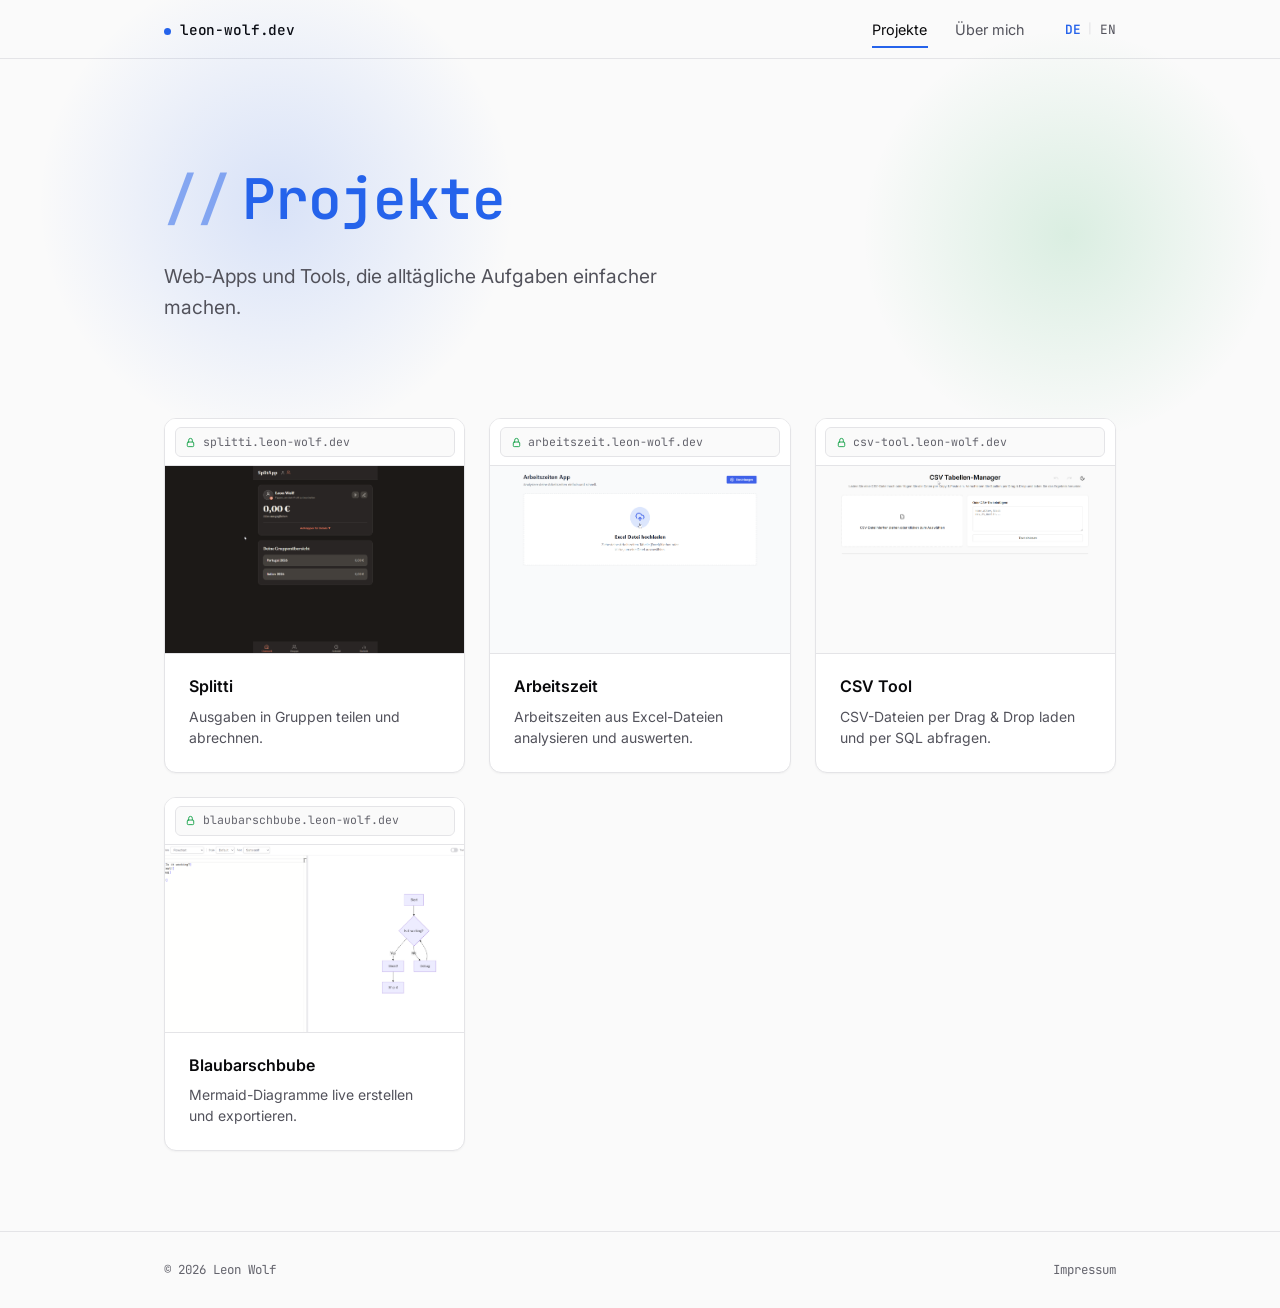
<file: index.html>
<!DOCTYPE html>
<html lang="de">
<head>
  <meta charset="UTF-8" />
  <meta name="viewport" content="width=device-width, initial-scale=1.0" />
  <title data-de="Projekte — Leon Wolf" data-en="Projects — Leon Wolf">Projekte — Leon Wolf</title>
  <meta name="description" content="Web-Apps und Tools von Leon Wolf." />
  <link rel="preconnect" href="https://fonts.googleapis.com" />
  <link rel="preconnect" href="https://fonts.gstatic.com" crossorigin />
  <link href="https://fonts.googleapis.com/css2?family=Inter:wght@400;500;600;700;800&family=JetBrains+Mono:wght@500;600&display=swap" rel="stylesheet" />
  <link rel="stylesheet" href="style.css" />
</head>
<body>
  <nav>
    <div class="container nav-inner">
      <a href="index.html" class="nav-brand">leon-wolf.dev</a>
      <div class="nav-links">
        <a href="index.html" class="active" data-de="Projekte" data-en="Projects">Projekte</a>
        <a href="about.html" data-de="Über mich" data-en="About">Über mich</a>
        <div class="lang-switcher">
          <button data-lang="de">DE</button>
          <span>|</span>
          <button data-lang="en">EN</button>
        </div>
      </div>
    </div>
  </nav>

  <main class="container">
    <div class="hero reveal">
      <h1 class="hero-heading" data-de="Projekte" data-en="Projects">Projekte</h1>
      <p data-de="Web-Apps und Tools, die alltägliche Aufgaben einfacher machen."
         data-en="Web apps and tools that make everyday tasks easier.">
        Web-Apps und Tools, die alltägliche Aufgaben einfacher machen.
      </p>
    </div>

    <div class="grid">
      <a href="https://splitti.leon-wolf.dev" target="_blank" rel="noopener noreferrer" class="card reveal">
        <div class="card-preview">
          <div class="card-preview-bar">
            <div class="card-preview-url">
              <svg viewBox="0 0 24 24" fill="none" stroke-width="2" stroke-linecap="round" stroke-linejoin="round">
                <rect x="5" y="11" width="14" height="10" rx="2"/>
                <path d="M8 11V7a4 4 0 0 1 8 0v4"/>
              </svg>
              splitti.leon-wolf.dev
            </div>
          </div>
          <div class="card-preview-frame">
            <img src="splitti.png" alt="Splitti" loading="lazy" width="1568" height="980" />
          </div>
        </div>
        <div class="card-body">
          <h2 class="card-title">Splitti</h2>
          <div class="card-desc"
               data-de="Ausgaben in Gruppen teilen und abrechnen."
               data-en="Split and settle shared expenses in groups.">
            Ausgaben in Gruppen teilen und abrechnen.
          </div>
        </div>
      </a>
      <a href="https://arbeitszeit.leon-wolf.dev" target="_blank" rel="noopener noreferrer" class="card reveal">
        <div class="card-preview">
          <div class="card-preview-bar">
            <div class="card-preview-url">
              <svg viewBox="0 0 24 24" fill="none" stroke-width="2" stroke-linecap="round" stroke-linejoin="round">
                <rect x="5" y="11" width="14" height="10" rx="2"/>
                <path d="M8 11V7a4 4 0 0 1 8 0v4"/>
              </svg>
              arbeitszeit.leon-wolf.dev
            </div>
          </div>
          <div class="card-preview-frame">
            <img src="arbeitszeit.png" alt="Arbeitszeit" loading="lazy" width="1568" height="980" />
          </div>
        </div>
        <div class="card-body">
          <h2 class="card-title">Arbeitszeit</h2>
          <div class="card-desc"
               data-de="Arbeitszeiten aus Excel-Dateien analysieren und auswerten."
               data-en="Analyse and evaluate working hours from Excel files.">
            Arbeitszeiten aus Excel-Dateien analysieren und auswerten.
          </div>
        </div>
      </a>
      <a href="https://csv-tool.leon-wolf.dev" target="_blank" rel="noopener noreferrer" class="card reveal">
        <div class="card-preview">
          <div class="card-preview-bar">
            <div class="card-preview-url">
              <svg viewBox="0 0 24 24" fill="none" stroke-width="2" stroke-linecap="round" stroke-linejoin="round">
                <rect x="5" y="11" width="14" height="10" rx="2"/>
                <path d="M8 11V7a4 4 0 0 1 8 0v4"/>
              </svg>
              csv-tool.leon-wolf.dev
            </div>
          </div>
          <div class="card-preview-frame">
            <img src="csv-tool.png" alt="CSV Tool" loading="lazy" width="1568" height="980" />
          </div>
        </div>
        <div class="card-body">
          <h2 class="card-title">CSV Tool</h2>
          <div class="card-desc"
               data-de="CSV-Dateien per Drag &amp; Drop laden und per SQL abfragen."
               data-en="Load CSV files via drag &amp; drop and query them with SQL.">
            CSV-Dateien per Drag &amp; Drop laden und per SQL abfragen.
          </div>
        </div>
      </a>
      <a href="https://blaubarschbube.leon-wolf.dev" target="_blank" rel="noopener noreferrer" class="card reveal">
        <div class="card-preview">
          <div class="card-preview-bar">
            <div class="card-preview-url">
              <svg viewBox="0 0 24 24" fill="none" stroke-width="2" stroke-linecap="round" stroke-linejoin="round">
                <rect x="5" y="11" width="14" height="10" rx="2"/>
                <path d="M8 11V7a4 4 0 0 1 8 0v4"/>
              </svg>
              blaubarschbube.leon-wolf.dev
            </div>
          </div>
          <div class="card-preview-frame">
            <img src="blaubarschbube.png" alt="Blaubarschbube" loading="lazy" width="1568" height="980" />
          </div>
        </div>
        <div class="card-body">
          <h2 class="card-title">Blaubarschbube</h2>
          <div class="card-desc"
               data-de="Mermaid-Diagramme live erstellen und exportieren."
               data-en="Create and export Mermaid diagrams live.">
            Mermaid-Diagramme live erstellen und exportieren.
          </div>
        </div>
      </a>

    </div>
  </main>

  <footer>
    <div class="container footer-inner">
      <span>© 2026 Leon Wolf</span>
      <a href="impressum.html">Impressum</a>
    </div>
  </footer>

  <script src="i18n.js"></script>
  <script src="reveal.js"></script>
</body>
</html>
</file>
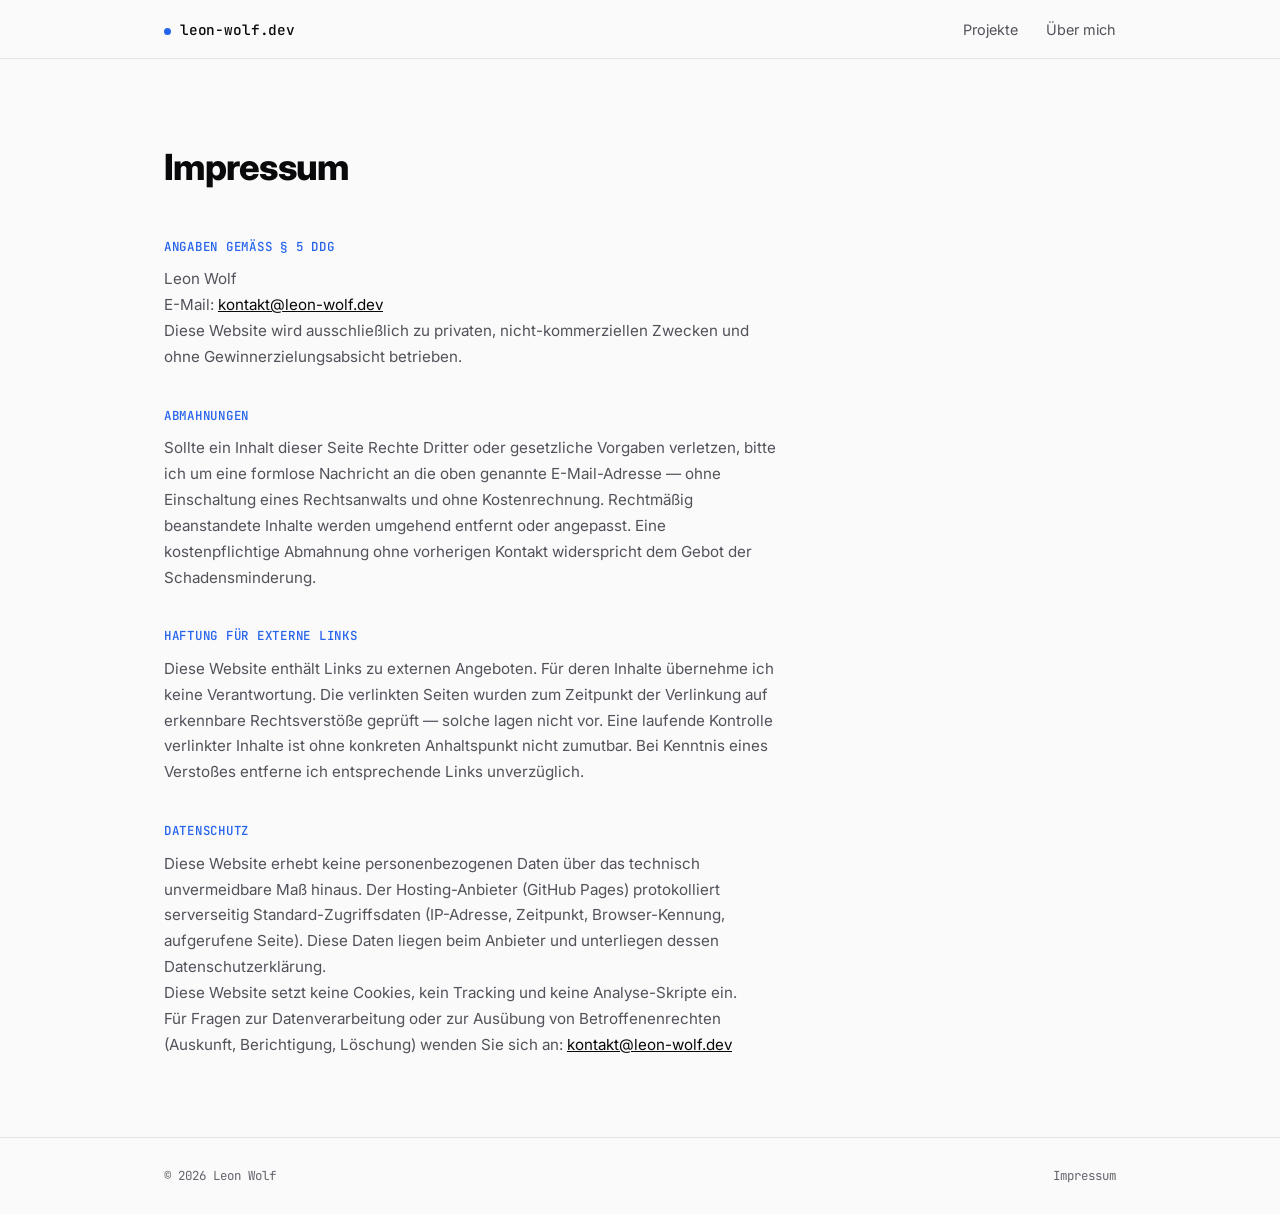
<file: impressum.html>
<!DOCTYPE html>
<html lang="de">
<head>
  <meta charset="UTF-8" />
  <meta name="viewport" content="width=device-width, initial-scale=1.0" />
  <title>Impressum — Leon Wolf</title>
  <link rel="preconnect" href="https://fonts.googleapis.com" />
  <link rel="preconnect" href="https://fonts.gstatic.com" crossorigin />
  <link href="https://fonts.googleapis.com/css2?family=Inter:wght@400;500;600;700;800&family=JetBrains+Mono:wght@500;600&display=swap" rel="stylesheet" />
  <link rel="stylesheet" href="style.css" />
</head>
<body>
  <nav>
    <div class="container nav-inner">
      <a href="index.html" class="nav-brand">leon-wolf.dev</a>
      <div class="nav-links">
        <a href="index.html">Projekte</a>
        <a href="about.html">Über mich</a>
      </div>
    </div>
  </nav>

  <main class="container">
    <div class="impressum-section reveal">
      <h1>Impressum</h1>

      <h2>Angaben gemäß § 5 DDG</h2>
      <p>
        Leon Wolf<br>
        E-Mail: <a href="mailto:kontakt@leon-wolf.dev">kontakt@leon-wolf.dev</a>
      </p>
      <p>
        Diese Website wird ausschließlich zu privaten, nicht-kommerziellen Zwecken
        und ohne Gewinnerzielungsabsicht betrieben.
      </p>

      <h2>Abmahnungen</h2>
      <p>
        Sollte ein Inhalt dieser Seite Rechte Dritter oder gesetzliche Vorgaben verletzen,
        bitte ich um eine formlose Nachricht an die oben genannte E-Mail-Adresse — ohne
        Einschaltung eines Rechtsanwalts und ohne Kostenrechnung. Rechtmäßig beanstandete
        Inhalte werden umgehend entfernt oder angepasst. Eine kostenpflichtige Abmahnung
        ohne vorherigen Kontakt widerspricht dem Gebot der Schadensminderung.
      </p>

      <h2>Haftung für externe Links</h2>
      <p>
        Diese Website enthält Links zu externen Angeboten. Für deren Inhalte übernehme ich
        keine Verantwortung. Die verlinkten Seiten wurden zum Zeitpunkt der Verlinkung auf
        erkennbare Rechtsverstöße geprüft — solche lagen nicht vor. Eine laufende Kontrolle
        verlinkter Inhalte ist ohne konkreten Anhaltspunkt nicht zumutbar. Bei Kenntnis eines
        Verstoßes entferne ich entsprechende Links unverzüglich.
      </p>

      <h2>Datenschutz</h2>
      <p>
        Diese Website erhebt keine personenbezogenen Daten über das technisch unvermeidbare
        Maß hinaus. Der Hosting-Anbieter (GitHub Pages) protokolliert serverseitig
        Standard-Zugriffsdaten (IP-Adresse, Zeitpunkt, Browser-Kennung, aufgerufene Seite).
        Diese Daten liegen beim Anbieter und unterliegen dessen Datenschutzerklärung.
      </p>
      <p>
        Diese Website setzt keine Cookies, kein Tracking und keine Analyse-Skripte ein.
      </p>
      <p>
        Für Fragen zur Datenverarbeitung oder zur Ausübung von Betroffenenrechten
        (Auskunft, Berichtigung, Löschung) wenden Sie sich an:
        <a href="mailto:kontakt@leon-wolf.dev">kontakt@leon-wolf.dev</a>
      </p>
    </div>
  </main>

  <footer>
    <div class="container footer-inner">
      <span>© 2026 Leon Wolf</span>
      <a href="impressum.html">Impressum</a>
    </div>
  </footer>

  <script src="reveal.js"></script>
</body>
</html>
</file>
<file: style.css>
/* === Reset === */
*, *::before, *::after { box-sizing: border-box; margin: 0; padding: 0; }

/* === Color tokens === */
:root {
  --bg:        #fafafa;
  --surface:   #ffffff;
  --text:      #09090b;
  --muted:     #52525b;
  --muted-2:   #64646d;
  --accent:    #2563eb;
  --accent-soft: rgba(37, 99, 235, 0.08);
  --accent-green: #16a34a;
  --border:    #e4e4e7;
  --card-bg:   #ffffff;
  --font-sans: 'Inter', sans-serif;
  --font-mono: 'JetBrains Mono', ui-monospace, monospace;
  --radius: 12px;
}
@media (prefers-color-scheme: dark) {
  :root {
    --bg:        #09090b;
    --surface:   #16161a;
    --text:      #fafafa;
    --muted:     #a1a1aa;
    --muted-2:   #8a8a93;
    --accent:    #3b82f6;
    --accent-soft: rgba(59, 130, 246, 0.12);
    --accent-green: #22c55e;
    --border:    #27272a;
    --card-bg:   #141417;
  }
}

/* === Base === */
html { -webkit-text-size-adjust: 100%; }
body {
  font-family: var(--font-sans);
  font-size: 16px;
  line-height: 1.6;
  background: var(--bg);
  color: var(--text);
  -webkit-font-smoothing: antialiased;
}

@media (prefers-reduced-motion: reduce) {
  *, *::before, *::after {
    animation-duration: 0.001ms !important;
    animation-iteration-count: 1 !important;
    transition-duration: 0.001ms !important;
    scroll-behavior: auto !important;
  }
}

a { cursor: pointer; }
a:focus-visible,
button:focus-visible {
  outline: 2px solid var(--accent);
  outline-offset: 3px;
  border-radius: 4px;
}

/* === Layout === */
.container {
  max-width: 1000px;
  margin: 0 auto;
  padding: 0 1.5rem;
}

/* === Reveal-on-load animation === */
.reveal {
  opacity: 0;
  transform: translateY(12px);
  transition: opacity 400ms ease-out, transform 400ms ease-out;
}
.reveal.is-visible {
  opacity: 1;
  transform: translateY(0);
}
@media (prefers-reduced-motion: reduce) {
  .reveal { opacity: 1; transform: none; transition: none; }
}

/* === Nav === */
nav {
  border-bottom: 1px solid var(--border);
  padding: 1.1rem 0;
}
.nav-inner {
  display: flex;
  align-items: center;
  justify-content: space-between;
}
.nav-brand {
  font-family: var(--font-mono);
  font-weight: 500;
  font-size: 0.9rem;
  text-decoration: none;
  color: var(--text);
  letter-spacing: -0.01em;
}
.nav-brand::before {
  content: '';
  display: inline-block;
  width: 7px;
  height: 7px;
  margin-right: 0.55rem;
  border-radius: 50%;
  background: var(--accent);
}
.nav-links {
  display: flex;
  gap: 1.75rem;
  align-items: center;
}
.nav-links a {
  position: relative;
  display: inline-flex;
  align-items: center;
  color: var(--muted);
  text-decoration: none;
  font-size: 0.9rem;
  padding: 0.7rem 0.1rem;
  margin: -0.7rem -0.1rem;
  transition: color 150ms;
}
.nav-links a::after {
  content: '';
  position: absolute;
  left: 0.1rem;
  right: calc(100% - 0.1rem);
  bottom: 0.25rem;
  height: 2px;
  background: var(--accent);
  transition: right 200ms ease-out;
}
.nav-links a:hover,
.nav-links a.active { color: var(--text); }
.nav-links a.active::after { right: 0; }

.lang-switcher {
  display: flex;
  gap: 0.35rem;
  align-items: center;
  font-size: 0.8rem;
  font-family: var(--font-mono);
  color: var(--muted);
  margin-left: 0.75rem;
}
.lang-switcher span { user-select: none; color: var(--border); }
.lang-switcher button {
  background: none;
  border: none;
  color: var(--muted);
  cursor: pointer;
  font-family: inherit;
  font-size: 0.8rem;
  padding: 0.7rem 0.5rem;
  margin: -0.7rem -0.5rem;
  transition: color 150ms;
}
.lang-switcher button:hover,
.lang-switcher button.active {
  color: var(--accent);
  font-weight: 600;
}

/* === Hero === */
.hero {
  position: relative;
  padding: 6rem 0 3.5rem;
  isolation: isolate;
}
.hero::before {
  content: '';
  position: absolute;
  top: -6rem;
  left: -8rem;
  width: 30rem;
  height: 30rem;
  background: radial-gradient(circle, color-mix(in srgb, var(--accent) 16%, transparent), transparent 70%);
  z-index: -1;
  pointer-events: none;
}
.hero::after {
  content: '';
  position: absolute;
  top: -2rem;
  right: -10rem;
  width: 26rem;
  height: 26rem;
  background: radial-gradient(circle, color-mix(in srgb, var(--accent-green) 14%, transparent), transparent 70%);
  z-index: -1;
  pointer-events: none;
}
.hero-heading {
  display: flex;
  align-items: center;
  gap: 0.75rem;
  color: var(--accent);
  font-family: var(--font-mono);
  font-size: clamp(2.25rem, 6vw, 3.5rem);
  font-weight: 600;
  letter-spacing: -0.02em;
  margin-bottom: 1rem;
}
.hero-heading::before { content: '//'; opacity: 0.5; }
.hero p { color: var(--muted); font-size: 1.2rem; max-width: 34rem; }

/* === Project Grid === */
.grid {
  display: grid;
  grid-template-columns: repeat(auto-fill, minmax(280px, 1fr));
  gap: 1.5rem;
  padding: 2.5rem 0 5rem;
}
.card {
  background: var(--card-bg);
  border: 1px solid var(--border);
  border-radius: var(--radius);
  overflow: hidden;
  text-decoration: none;
  color: var(--text);
  display: block;
  box-shadow: 0 1px 2px rgba(0, 0, 0, 0.04);
  transition: border-color 200ms, transform 200ms, box-shadow 200ms;
}
.card:hover {
  border-color: color-mix(in srgb, var(--accent) 50%, var(--border));
  transform: translateY(-4px);
  box-shadow: 0 16px 32px -16px color-mix(in srgb, var(--accent) 35%, transparent);
}
.card-preview {
  background: var(--bg);
}
.card-preview-bar {
  display: flex;
  align-items: center;
  padding: 0.5rem 0.6rem;
  background: var(--card-bg);
  border-bottom: 1px solid var(--border);
}
.card-preview-url {
  display: flex;
  align-items: center;
  gap: 0.4rem;
  width: 100%;
  background: var(--bg);
  border: 1px solid var(--border);
  border-radius: 6px;
  padding: 0.3rem 0.6rem;
  font-family: var(--font-mono);
  font-size: 0.72rem;
  color: var(--muted-2);
}
.card-preview-url svg {
  width: 11px;
  height: 11px;
  flex-shrink: 0;
  stroke: var(--accent-green);
}
.card-preview-frame {
  aspect-ratio: 16 / 10;
  overflow: hidden;
  background: var(--card-bg);
}
.card-preview-frame img {
  width: 100%;
  height: 100%;
  object-fit: cover;
  object-position: top center;
  display: block;
  transition: transform 400ms ease-out;
}
.card:hover .card-preview-frame img {
  transform: scale(1.035);
}
.card-body {
  padding: 1.25rem 1.5rem 1.5rem;
  border-top: 1px solid var(--border);
}
.card-title {
  font-weight: 600;
  font-size: 1rem;
  margin-bottom: 0.35rem;
}
.card-desc {
  color: var(--muted);
  font-size: 0.875rem;
  line-height: 1.5;
}

/* === About === */
.about-section {
  position: relative;
  padding: 6rem 0;
  isolation: isolate;
}
.about-section::before {
  content: '';
  position: absolute;
  top: -6rem;
  left: -8rem;
  width: 28rem;
  height: 28rem;
  background: radial-gradient(circle, color-mix(in srgb, var(--accent-green) 15%, transparent), transparent 70%);
  z-index: -1;
  pointer-events: none;
}
.about-eyebrow {
  display: inline-flex;
  align-items: center;
  gap: 0.5rem;
  color: var(--accent);
  font-family: var(--font-mono);
  font-size: 0.85rem;
  font-weight: 500;
  margin-bottom: 1.25rem;
}
.about-eyebrow::before { content: '//'; opacity: 0.6; }
.about-name {
  font-size: clamp(2.25rem, 6vw, 3.5rem);
  font-weight: 800;
  letter-spacing: -0.03em;
  line-height: 1.1;
  margin-bottom: 0.5rem;
}
.about-role {
  color: var(--muted);
  font-size: 1.05rem;
  margin-bottom: 3rem;
}

.about-meta {
  display: flex;
  flex-direction: column;
  border-top: 1px solid var(--border);
  max-width: 40rem;
}
.about-meta-row {
  display: flex;
  gap: 1.5rem;
  padding: 1.1rem 0;
  border-bottom: 1px solid var(--border);
  font-size: 0.95rem;
}
.about-meta-label {
  font-family: var(--font-mono);
  color: var(--muted-2);
  font-size: 0.8rem;
  min-width: 110px;
  flex-shrink: 0;
  padding-top: 0.15rem;
}

/* === Impressum === */
.impressum-section {
  padding: 5rem 0;
  max-width: 620px;
}
.impressum-section h1 {
  font-size: clamp(1.75rem, 4vw, 2.25rem);
  font-weight: 800;
  letter-spacing: -0.02em;
  margin-bottom: 2.5rem;
}
.impressum-section h2 {
  font-family: var(--font-mono);
  font-size: 0.78rem;
  font-weight: 500;
  text-transform: uppercase;
  letter-spacing: 0.06em;
  color: var(--accent);
  margin-top: 2.25rem;
  margin-bottom: 0.6rem;
}
.impressum-section p {
  font-size: 0.95rem;
  line-height: 1.7;
  color: var(--muted);
}
.impressum-section a { color: var(--text); }

/* === Footer === */
footer {
  border-top: 1px solid var(--border);
  padding: 1.75rem 0;
}
.footer-inner {
  display: flex;
  justify-content: space-between;
  align-items: center;
  font-family: var(--font-mono);
  font-size: 0.78rem;
  color: var(--muted-2);
}
.footer-inner a {
  color: var(--muted-2);
  text-decoration: none;
  transition: color 150ms;
}
.footer-inner a:hover { color: var(--accent); }

/* === Responsive === */
@media (max-width: 640px) {
  .container { padding: 0 1.25rem; }
  .nav-links { gap: 1rem; }
  .lang-switcher { margin-left: 0.25rem; }
  .hero { padding: 4rem 0 2.5rem; }
  .hero::before, .hero::after, .about-section::before { width: 18rem; height: 18rem; }
  .about-meta-row { flex-direction: column; gap: 0.35rem; }
  .about-meta-label { min-width: 0; }
}
</file>
